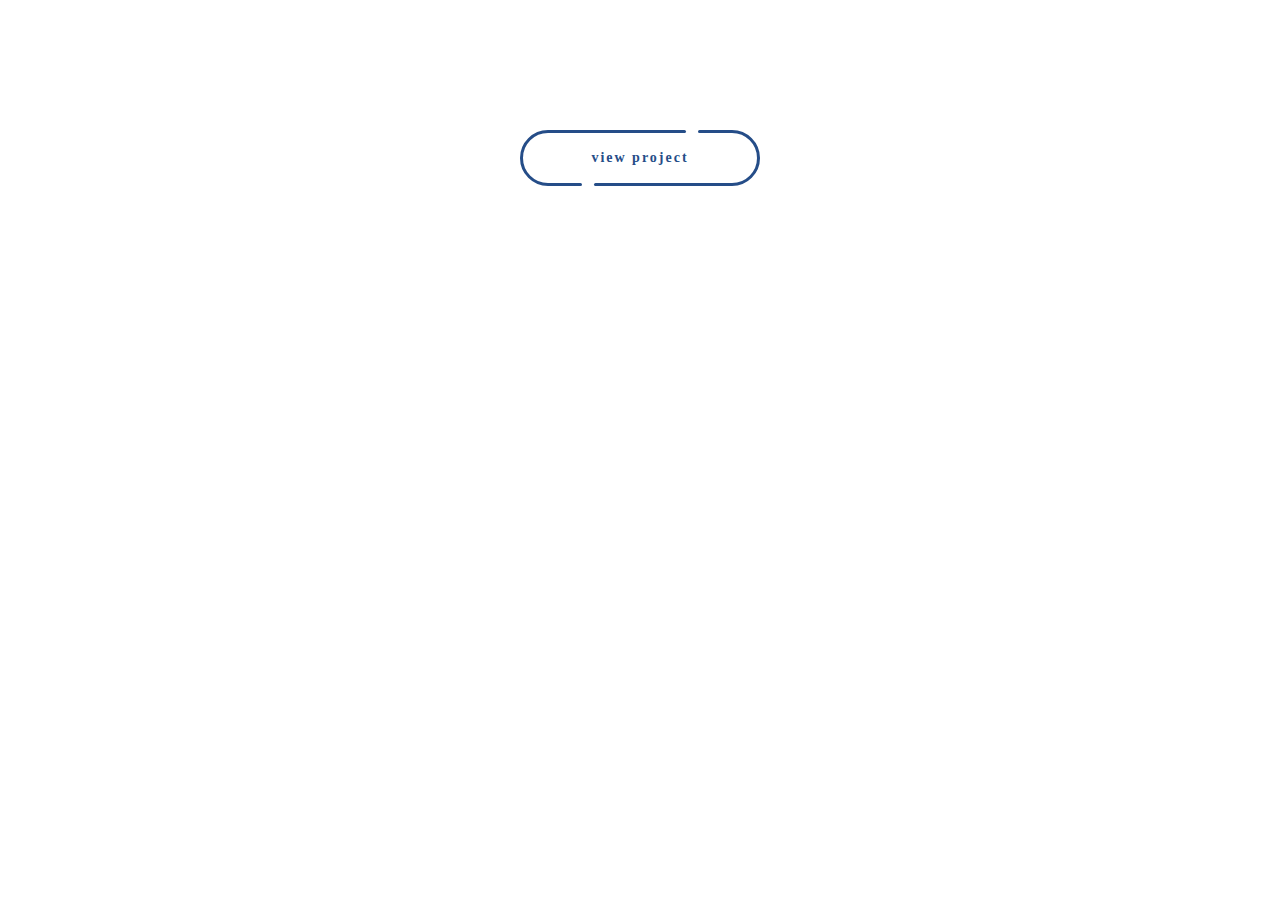
<file: button.html>
<!DOCTYPE html>
<html lang="en">
<head>
    <meta charset="UTF-8">
    <meta name="viewport" content="width=device-width, initial-scale=1.0">
    <title>Document</title>
</head>
<style>
    :root{
    /* color type A */
    --line_color : #254D88 ;
    --back_color :#8DD3C3 ;

    /* color type B */
    /* --line_color : #1b1919 ;
    --back_color : #E9ECFF  ; */

    /* color type C */
    /* --line_color : #00135C ;
    --back_color : #DEFFFA  ; */
}

.button{
    position : relative ;
    z-index : 0 ;
    width : 240px ;
    height : 56px ;
    text-decoration : none ;
    font-size : 14px ; 
    font-weight : bold ;
    color : var(--line_color) ;
    letter-spacing : 2px ;
    transition : all .3s ease ;
}
.button__text{
    display : flex ;
    justify-content : center ;
    align-items : center ;
    width : 100% ;
    height : 100% ;
}
.button::before,
.button::after,
.button__text::before,
.button__text::after{
    content : '' ;
    position : absolute ;
    height : 3px ;
    border-radius : 2px ;
    background : var(--line_color) ;
    transition : all .5s ease ;
}
.button::before{
    top : 0 ;
    left : 54px ;
    width : calc( 100% - 56px * 2 - 16px ) ;
}
.button::after{
    top : 0 ;
    right : 54px ;
    width : 8px ;
}
.button__text::before{
    bottom : 0 ;
    right : 54px ;
    width : calc( 100% - 56px * 2 - 16px ) ;
}
.button__text::after{
    bottom : 0 ;
    left : 54px ;
    width : 8px ;
}
.button__line{
    position : absolute ;
    top : 0 ;
    width : 56px ;
    height : 100% ;
    overflow : hidden ;
}
.button__line::before{
    content : '' ;
    position : absolute ;
    top : 0 ;
    width : 150% ;
    height : 100% ;
    box-sizing : border-box ;
    border-radius : 300px ;
    border : solid 3px var(--line_color) ;
}
.button__line:nth-child(1),
.button__line:nth-child(1)::before{
    left : 0 ;
}
.button__line:nth-child(2),
.button__line:nth-child(2)::before{
    right : 0 ;
}
.button:hover{
    letter-spacing : 6px ;
}
.button:hover::before,
.button:hover .button__text::before{
    width : 8px ;
}
.button:hover::after,
.button:hover .button__text::after{
    width : calc( 100% - 56px * 2 - 16px ) ;
}
.button__drow1,
.button__drow2{
    position : absolute ;
    z-index : -1 ;
    border-radius : 16px ;
    transform-origin : 16px 16px ;
}
.button__drow1{
    top : -16px ;
    left : 40px ;
    width : 32px ;
    height : 0;
    transform : rotate( 30deg ) ;
}
.button__drow2{
    top : 44px ;
    left : 77px ;
    width : 32px ;
    height : 0 ;
    transform : rotate(-127deg ) ;
}
.button__drow1::before,
.button__drow1::after,
.button__drow2::before,
.button__drow2::after{
    content : '' ;
    position : absolute ;
}
.button__drow1::before{
    bottom : 0 ;
    left : 0 ;
    width : 0 ;
    height : 32px ;
    border-radius : 16px ;
    transform-origin : 16px 16px ;
    transform : rotate( -60deg ) ;
}
.button__drow1::after{
    top : -10px ;
    left : 45px ;
    width : 0 ;
    height : 32px ;
    border-radius : 16px ;
    transform-origin : 16px 16px ;
    transform : rotate( 69deg ) ;
}
.button__drow2::before{
    bottom : 0 ;
    left : 0 ;
    width : 0 ;
    height : 32px ;
    border-radius : 16px ;
    transform-origin : 16px 16px ;
    transform : rotate( -146deg ) ;
}
.button__drow2::after{
    bottom : 26px ;
    left : -40px ;
    width : 0 ;
    height : 32px ;
    border-radius : 16px ;
    transform-origin : 16px 16px ;
    transform : rotate( -262deg ) ;
}
.button__drow1,
.button__drow1::before,
.button__drow1::after,
.button__drow2,
.button__drow2::before,
.button__drow2::after{
    background : var( --back_color ) ;
}
.button:hover .button__drow1{
    animation : drow1 ease-in .06s ;
    animation-fill-mode : forwards ;
}
.button:hover .button__drow1::before{
    animation : drow2 linear .08s .06s ;
    animation-fill-mode : forwards ;
}
.button:hover .button__drow1::after{
    animation : drow3 linear .03s .14s ;
    animation-fill-mode : forwards ;
}
.button:hover .button__drow2{
    animation : drow4 linear .06s .2s ;
    animation-fill-mode : forwards ;
}
.button:hover .button__drow2::before{
    animation : drow3 linear .03s .26s ;
    animation-fill-mode : forwards ;
}
.button:hover .button__drow2::after{
    animation : drow5 linear .06s .32s ;
    animation-fill-mode : forwards ;
}
@keyframes drow1{
    0%   { height : 0 ; }
    100% { height : 100px ; }
}
@keyframes drow2{
    0%   { width : 0 ; opacity : 0 ;}
    10%  { opacity : 0 ;}
    11%  { opacity : 1 ;}
    100% { width : 120px ; }
}
@keyframes drow3{
    0%   { width : 0 ; }
    100% { width : 80px ; }
}
@keyframes drow4{
    0%   { height : 0 ; }
    100% { height : 120px ; }
}
@keyframes drow5{
    0%   { width : 0 ; }
    100% { width : 124px ; }
}






/* 本体には関係ないスタイル */
.container{
    width : 100% ;
    height : 300px ;
    display : flex ;
    flex-direction : column ;
    justify-content : center ;
    align-items : center ;
}
</style>
<body>
    <div class="container">

        <a href="#" class="button">
          <div class="button__line"></div>
          <div class="button__line"></div>
          <span class="button__text">view project</span>
          <div class="button__drow1"></div>
          <div class="button__drow2"></div>
        </a>
      
      </div>
    
</body>
</html>
</file>
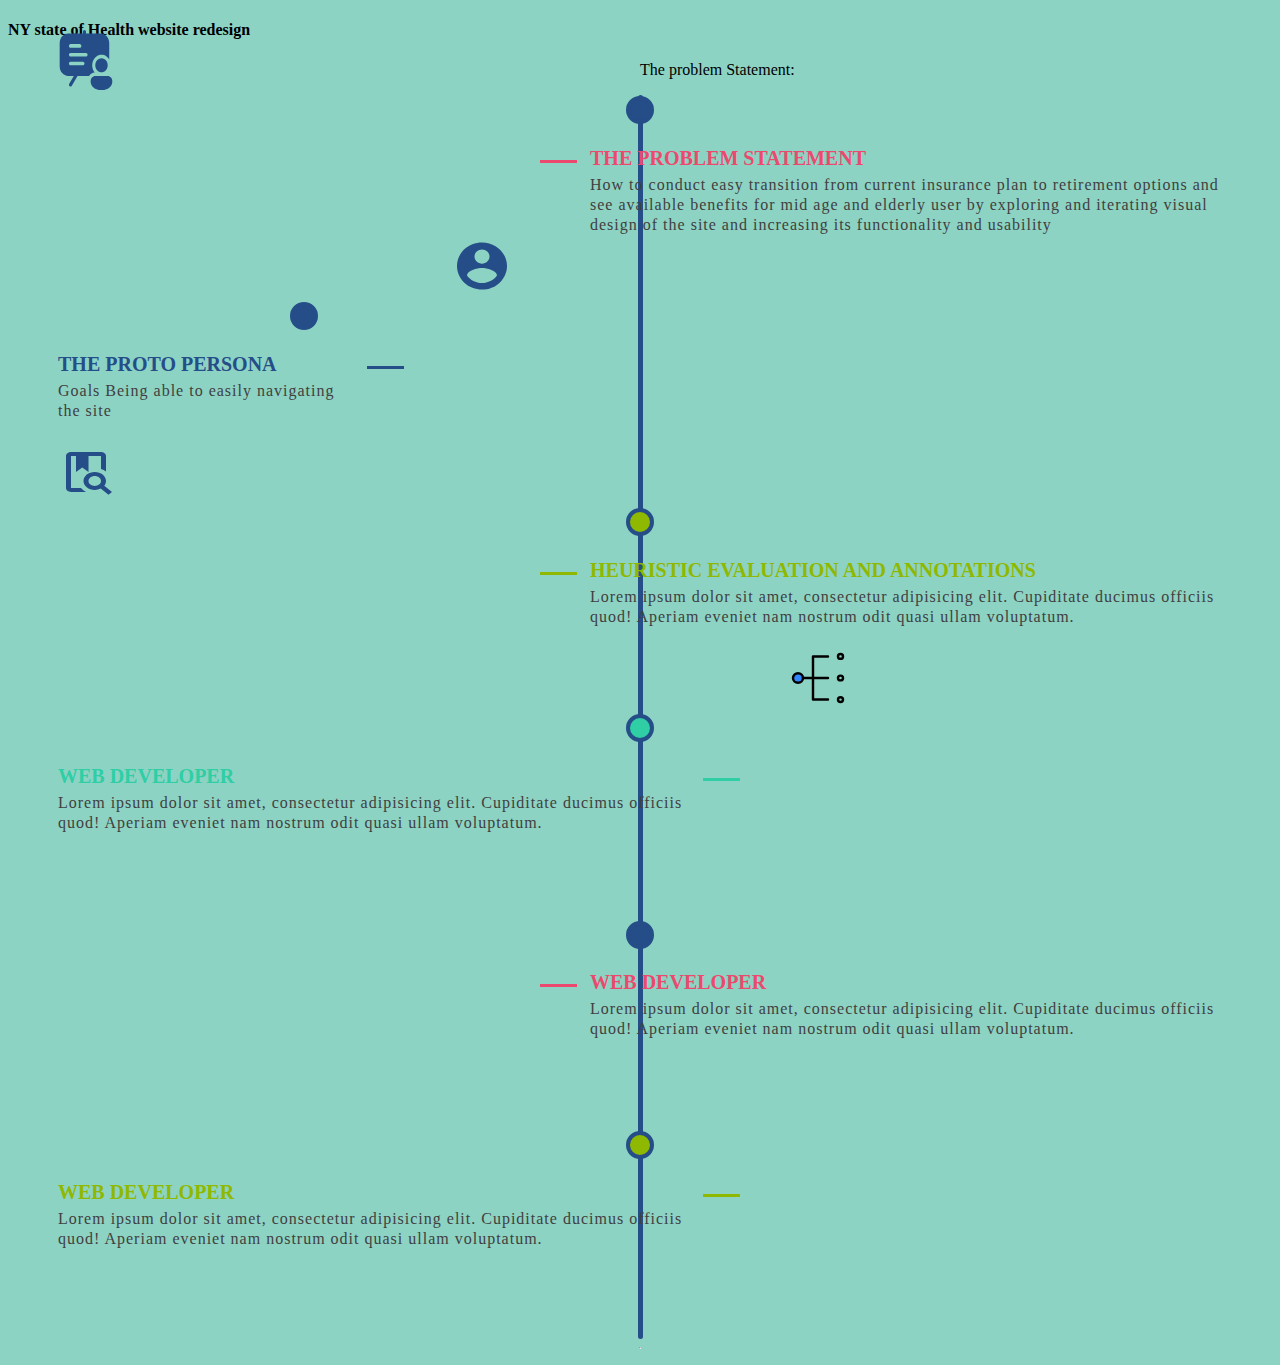
<file: casetest 2.html>
<!DOCTYPE html>
<html lang="en">
    <head>
        <title>Accordion</title>
        <meta charset="utf-8">
        <meta name="viewport" content="width=device-width, initial-scale=1">
        <link rel="stylesheet" href="https://use.fontawesome.com/releases/v5.2.0/css/all.css" integrity="sha384-hWVjflwFxL6sNzntih27bfxkr27PmbbK/iSvJ+a4+0owXq79v+lsFkW54bOGbiDQ" crossorigin="anonymous">
        <link rel="stylesheet" href="./test.css">
    </head>
    <body>
        <div class="container">
            <h4>NY state of Health website redesign</h4>
            <div class="row">
                <div class="col-md-12">
                    <p id="theProblemStatement">The problem Statement:</p>
                    <div class="main-timeline">
                        <a href="#" class="timeline">
                            <div class="timeline-icon"><img class="problemstat" src="./mediaCase/problemstat.svg"></div>
                            <div class="timeline-content">
                                <h3 class="title">The Problem statement</h3>
                                <p class="description">
                                    How to conduct easy transition from current insurance plan to retirement options and see available benefits for mid age and elderly user by exploring and iterating visual design of the site and increasing its functionality and usability                                </p>
                            </div>
                        </a>
                        <a href="#" class="timeline">
                            <div class="timeline-icon"><img class="protopersona" src="./mediaCase/protoperson.svg"></div>
                            <div class="timeline-content">
                                <h3 class="title">The proto persona</h3>
                                <p class="description">
                                    Goals
                                    Being able to easily navigating the site 
                                </p>
                            </div>
                        </a>
                        <a href="#" class="timeline">
                            <div class="timeline-icon"><img class="heuristic" src="./mediaCase/heuristic.svg"></div>
                            <div class="timeline-content">
                                <h3 class="title">Heuristic evaluation and  annotations</h3>
                                <p class="description">
                                    Lorem ipsum dolor sit amet, consectetur adipisicing elit. Cupiditate ducimus officiis quod! Aperiam eveniet nam nostrum odit quasi ullam voluptatum.
                                </p>
                            </div>
                        </a>
                        <a href="#" class="timeline">
                            <div class="timeline-icon"><img class="sitemap" src="./mediaCase/sitemap.svg"></div>
                            <div class="timeline-content">
                                <h3 class="title">Web Developer</h3>
                                <p class="description">
                                    Lorem ipsum dolor sit amet, consectetur adipisicing elit. Cupiditate ducimus officiis quod! Aperiam eveniet nam nostrum odit quasi ullam voluptatum.
                                </p>
                            </div>
                        </a>
                        <a href="#" class="timeline">
                            <div class="timeline-icon"><i class="fa fa-mobile"></i></div>
                            <div class="timeline-content">
                                <h3 class="title">Web Developer</h3>
                                <p class="description">
                                    Lorem ipsum dolor sit amet, consectetur adipisicing elit. Cupiditate ducimus officiis quod! Aperiam eveniet nam nostrum odit quasi ullam voluptatum.
                    </div>
                    <a href="#" class="timeline">
                        <div class="timeline-icon"><i class="fa fa-mobile"></i></div>
                        <div class="timeline-content">
                            <h3 class="title">Web Developer</h3>
                            <p class="description">
                                Lorem ipsum dolor sit amet, consectetur adipisicing elit. Cupiditate ducimus officiis quod! Aperiam eveniet nam nostrum odit quasi ullam voluptatum.
                </div>
            </div>
        </div>
        <hr>
    </body>
    </html>
</file>
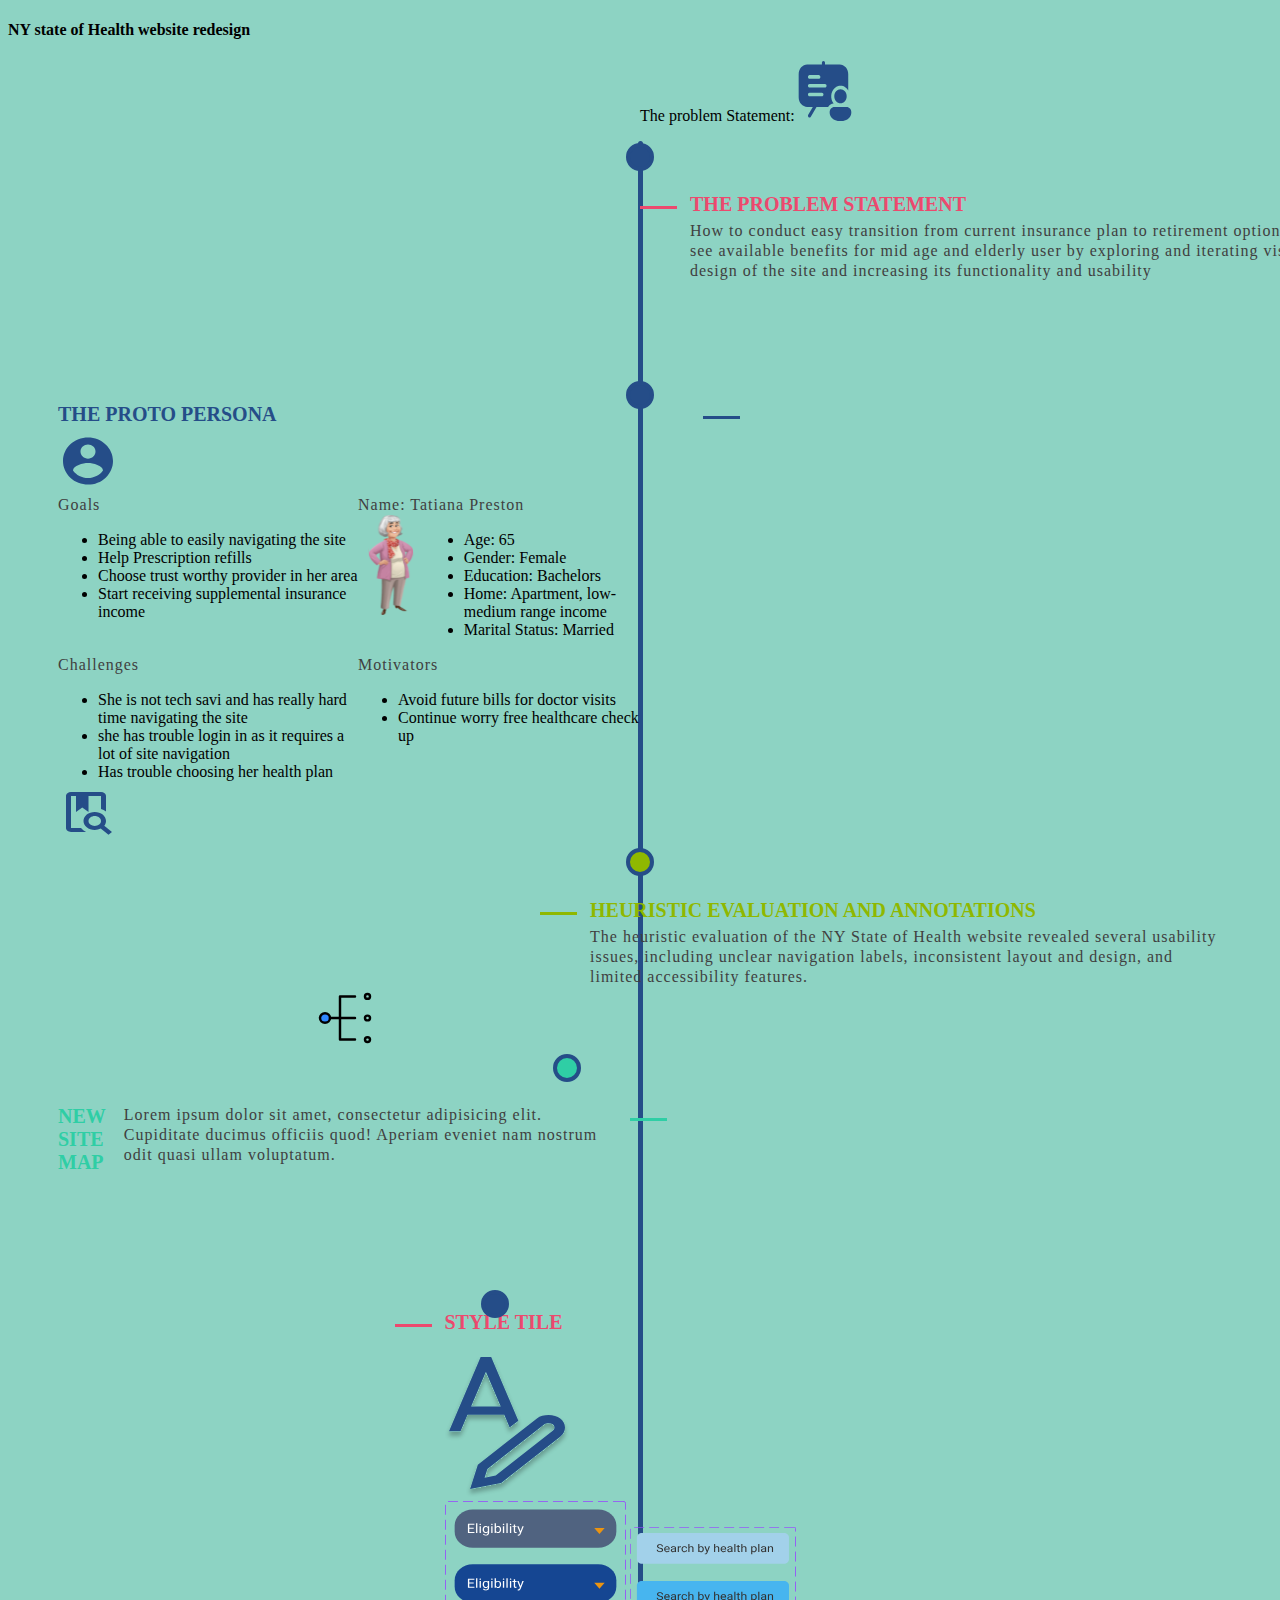
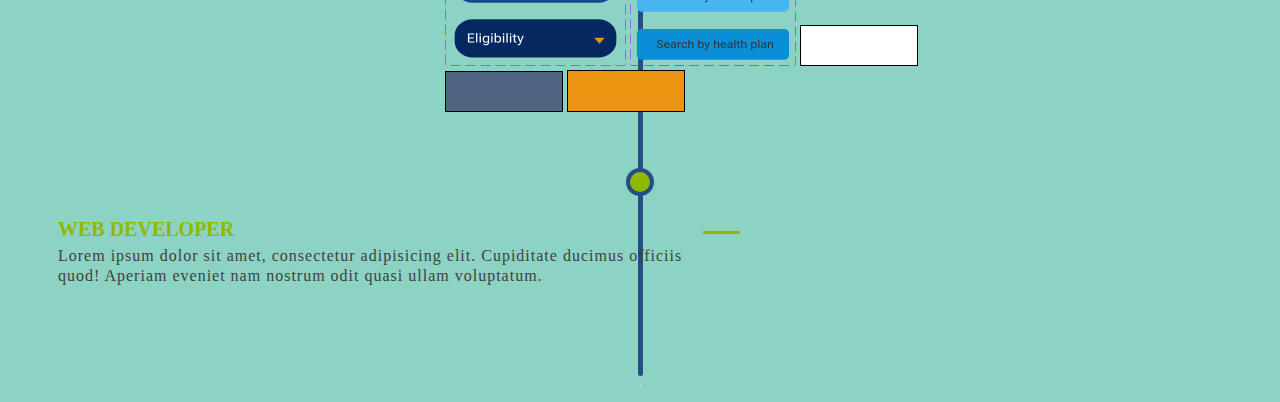
<file: casetest.html>
<!DOCTYPE html>
<html lang="en">
    <head>
        <title>Accordion</title>
        <meta charset="utf-8">
        <meta name="viewport" content="width=device-width, initial-scale=1">
        <link rel="stylesheet" href="https://use.fontawesome.com/releases/v5.2.0/css/all.css" integrity="sha384-hWVjflwFxL6sNzntih27bfxkr27PmbbK/iSvJ+a4+0owXq79v+lsFkW54bOGbiDQ" crossorigin="anonymous">
        <link rel="stylesheet" href="./test.css">
    </head>
    <body>
        <div class="container">
            <h4>NY state of Health website redesign</h4>
            <div class="row">
                <div class="col-md-12">
                    <p id="theProblemStatement">The problem Statement:<img class="problemstat" src="./mediaCase/problemstat.svg"></p>
                    <div class="main-timeline">
                        <a href="#" class="timeline">
                            <div class="timeline-icon"></div>
                            <div class="timeline-content Problemstatement">
                                <h3 class="title">The Problem statement</h3>
                                <p class="description">
                                    How to conduct easy transition from current insurance plan to retirement options and see available benefits for mid age and elderly user by exploring and iterating visual design of the site and increasing its functionality and usability                                </p>
                            </div>
                        </a>
                        <div class="timeline">
                            
                            <div class="timeline-icon"></div>
                            <div class="timeline-content">
                                <h3 class="title">The proto persona</h3>
                                <img class="protopersona" src="./mediaCase/protoperson.svg">
                                <section id="Protopersonasection">
                                <article class="PersonCard">
                                <p class="description">
                                    Goals
                                </p>
                                <ul>
                                    <li>Being able to easily navigating the site </li>
                                    <li>Help  Prescription refills</li>
                                    <li>Choose trust worthy provider in her area</li>
                                    <li>Start receiving supplemental insurance income</li>
                                </ul>
                            </article>
                            <article class="PersonCard">
                                <p class="description">
                                    Name: Tatiana  Preston
                                </p>
                                <div id="ProtoImageContainer">
                                    <img id="ProtoPersonImage1" src="./mediaCase/ProtoAnimation.svg"alt="ProtoAnimation">
                                    <ul>
                                    <li>Age: 65 </li>
                                    <li>Gender: Female</li>
                                    <li>Education: Bachelors</li>
                                    <li>Home: Apartment, low-medium range income</li>
                                    <li>Marital Status: Married</li>
                                </ul>
                            </div>
                            </article>
                            <article class="PersonCard">
                                <p class="description">
                                    Challenges
                                </p>
                                <ul>
                                    <li>She is not tech savi and has really hard time navigating the site </li>
                                    <li>she has trouble login in as it requires a lot of site navigation</li>
                                    <li>Has trouble choosing her health plan</li>
                                </ul>
                            </article>
                            <article class="PersonCard">
                                <p class="description">
                                    Motivators
                                </p>
                                <ul>
                                    <li>Avoid future bills for doctor visits</li>
                                    <li>Continue worry free healthcare check up</li>
                                </ul>
                            </article>
                            </section>
                            </div>
                            
                        </div>
                        <a href="#" class="timeline">
                            <div class="timeline-icon"><img class="heuristic" src="./mediaCase/heuristic.svg"></div>
                            <div class="timeline-content">
                                <h3 class="title">Heuristic evaluation and  annotations</h3>
                                <p class="description">
                                    The heuristic evaluation of the NY State of Health website revealed several usability issues, including unclear navigation labels, inconsistent layout and design, and limited accessibility features.
                                </p>
                            </div>
                        </a>
                        <a href="#" class="timeline">
                            <div class="timeline-icon"><img class="sitemap" src="./mediaCase/sitemap.svg"></div>
                            <div id= "styleGuide"
                            class="timeline-content">
                                <h3 class="title">New site map</h3>
                                <p class="description">
                                    Lorem ipsum dolor sit amet, consectetur adipisicing elit. Cupiditate ducimus officiis quod! Aperiam eveniet nam nostrum odit quasi ullam voluptatum.
                                </p>
                            </div>
                        </a>
                        <a href="#" class="timeline">
                            <div class="timeline-icon"></i></div>
                            <div class="timeline-content">
                                <h3 class="title">Style tile</h3>
                                <p class="description">

                                    </p>
                                    <div id="StyleGuide">
                                    <img class="StyleTile" src="./mediaCase/Vector (7).svg">
                                     </div>   
                                     <div id="elements">
                                    <img id= "FrameButton" src="./mediaCase/FrameText.svg" alt="">
                                    <img id="SearchPlan" src="./mediaCase/Searchplan 1.svg">
                                    <img id="Color2" src="./mediaCase/Color2.svg">
                                    <img id="Color3" src="./mediaCase/color3.svg">
                                    <img id="Color4" src="./mediaCase/color4.svg">
                                    </div>
                    </div>
                    <a href="#" class="timeline">
                        <div class="timeline-icon"><i class="EarlyPrototyping"></i></div>
                        <div class="timeline-content">
                            <h3 class="title">Web Developer</h3>
                            <p class="description">
                                Lorem ipsum dolor sit amet, consectetur adipisicing elit. Cupiditate ducimus officiis quod! Aperiam eveniet nam nostrum odit quasi ullam voluptatum.
                            </p>
                </div>
            </div>
        </div>
        <hr>
    </body>
    </html>
</file>
<file: test.css>
:root {
    --background: #8DD3C3;

}
body {
    background-color: #8DD3C3;
}
.problemstat {
    height: 60px;
    width: 60px;
}

.protopersona {
    height: 60px;
    width: 60px;
}
#ProtoImageContainer {
    display: flex;
    flex-direction: row;
}
#ProtoPersonImage1 {
    height: 100px;
    width: 100px;
}
.PersonCard {
    width: 300px;
}
#Protopersonasection {
    display: flex;
    flex-wrap: wrap;
}

.heuristic {
    height: 60px;
    width: 60px;
}
.sitemap {
    height: 60px;
    width: 60px;
}
.timeline {
    display: flex;
}
.a {
    text-decoration:none
}
.h4 {
    text-align:center;margin:30px 0;color:#444;

}
.main-timeline {
    position:relative
}
#theProblemStatement {
margin-left: 50%;
}
.main-timeline:before { 
    content:"";
    width:5px;
    height:100%;
    border-radius:20px;
    margin:0 auto;
    background:#254D88;
    position:absolute;
    top:0;
    left:0;
    right:0
}
.Problemstatement {
    left: 100px;
}
.main-timeline .timeline {
    display:inline-block;
    margin-bottom:50px;
    position:relative
}
.main-timeline .timeline:before {
    content:"";
    width:20px;
    height:20px;
    border-radius:50%;
    border:4px solid #254D88;
    background:#254D88;
    position:absolute;
    top:10%;
    left:50%;
    z-index:1;
    transform:translate(-50%,-50%)
}
.main-timeline .timeline-icon { 
    display:inline-block;
    width:130px;
    height:130px;
    border-radius:50%;
    padding:13px;
    text-align:center;
    top:50%;
    left:60%;
    transform:translateY(-50%);
    margin-right: -80%;
    
    
}
.main-timeline .timeline-icon i {
     display:block;
     border-radius:50%;
     background:#ec496e;
     font-size:64px;
     color:#fff;
     line-height:100px;
     z-index:1;
     position:relative
}

#styleGuide {
    display: flex;
    margin-right: -400px;
}

.main-timeline .timeline-content { 
    width:50%;padding:0 50px;margin:52px 0 0;float:right;position:relative;
}
.main-timeline .timeline-content:before { 
    content:"";
    width:70%;
    height:100%;
    position:absolute;
    bottom:-13px;
    left:35px 
}
.main-timeline .timeline-content:after { 
    content:"";
    width:37px;
    height:3px;
    background:#ec496e;
    position:absolute;
    top:13px;
    left:0
}
.main-timeline .title {
    font-size:20px;
    font-weight:600;
    color:#ec496e;
    text-transform:uppercase;
    margin:0 0 5px 
}
.main-timeline .description { 
    display:inline-block;
    font-size:16px;
    color:#404040;
    line-height:20px;
    letter-spacing:1px;
    margin:0 
}
.main-timeline .timeline:nth-child(even) .timeline-icon { 
    left:auto;
    right:30%
}

.main-timeline .timeline:nth-child(even) .timeline-icon:before { 
    right:auto;
    left:-100px
}
.main-timeline .timeline:nth-child(even) .timeline-icon:after {
    right:auto;left:-30px
}
.main-timeline .timeline:nth-child(even) .timeline-content { 
    float:left
}
.main-timeline .timeline:nth-child(even) .timeline-content:before { 
    left:auto;
    right:35px;
    transform:rotateY(180deg) 
}
.main-timeline .timeline:nth-child(even) .timeline-content:after { 
    left:auto;
    right:0
}
.main-timeline .timeline:nth-child(2n) .timeline-content:after,.main-timeline .timeline:nth-child(2n) .timeline-icon i,.main-timeline .timeline:nth-child(2n) .timeline-icon:before,.main-timeline .timeline:nth-child(2n):before {
    background:#254D88;
}
.main-timeline .timeline:nth-child(2n) .timeline-icon { 
    border-color:#254D88;
}
.main-timeline .timeline:nth-child(2n) .title { 
    color:#254D88;
}
.main-timeline .timeline:nth-child(2n) .timeline-content:before { 
    border-bottom-color:#254D88
}
.main-timeline .timeline:nth-child(3n) .timeline-content:after,.main-timeline .timeline:nth-child(3n) .timeline-icon i,.main-timeline .timeline:nth-child(3n) .timeline-icon:before,.main-timeline .timeline:nth-child(3n):before { 
    background:#8fb800
}
.main-timeline .timeline:nth-child(3n) .timeline-icon { 
    border-color:#8fb800 
}
.main-timeline .timeline:nth-child(3n) .title {
     color:#8fb800
    }
.main-timeline .timeline:nth-child(3n) .timeline-content:before {
    border-bottom-color:#8fb800
}
.main-timeline .timeline:nth-child(4n) .timeline-content:after,.main-timeline .timeline:nth-child(4n) .timeline-icon i,.main-timeline .timeline:nth-child(4n) .timeline-icon:before,.main-timeline .timeline:nth-child(4n):before { 
    background:#2fcea5
}
.main-timeline .timeline:nth-child(4n) .timeline-icon { 
    border-color:#2fcea5
}
.main-timeline .timeline:nth-child(4n) .title { 
    color:#2fcea5
}
.main-timeline .timeline:nth-child(4n) .timeline-content:before { 
    border-left-color:#2fcea5;
    border-bottom-color:#2fcea5
}

@media only screen and (max-width:1200px) { 
.main-timeline .timeline-icon:before {
    width:50px;
    right:-50px
}
.main-timeline .timeline:nth-child(even) .timeline-icon:before{
    right:auto;
    left:-50px}
.main-timeline .timeline-content{
    margin-top:75px}
}
@media only screen and (max-width:990px) { 
    .main-timeline .timeline { 
        margin:0 0 10px
    }
.main-timeline .timeline-icon { 
    left:25%
}
.main-timeline .timeline:nth-child(even) .timeline-icon { 
    right:25%
}
.main-timeline .timeline-content{margin-top:115px}
}
@media only screen and (max-width:767px) { 
    .main-timeline { 
        padding-top:50px
    }
.main-timeline:before {
    left:80px;
    right:0;
    margin:0
}
.main-timeline .timeline { 
    margin-bottom:70px
}
.main-timeline .timeline:before { 
    top:0;left:83px;right:0;margin:0 
}
.main-timeline .timeline-icon { 
    width:60px;
    height:60px;
    line-height:40px;
    padding:5px;
    top:0;
    left:0
}
.main-timeline .timeline:nth-child(even) .timeline-icon {
    left:0;right:auto
}
.main-timeline .timeline-icon:before,.main-timeline .timeline:nth-child(even) .timeline-icon:before { 
    width:25px;
    left:auto;
    right:-25px
}
.main-timeline .timeline-icon:after,.main-timeline .timeline:nth-child(even) .timeline-icon:after {
    width:25px;
    height:30px;
    top:44px;
    left:auto;
    right:-5px
}
.main-timeline .timeline-icon i { 
    font-size:30px;
    line-height:45px
}
.main-timeline .timeline-content,.main-timeline .timeline:nth-child(even) .timeline-content { 
    width:100%;
    margin-top:-15px;
    padding-left:130px;
    padding-right:5px 
}
.main-timeline .timeline:nth-child(even) .timeline-content {
    float:right
}
.main-timeline .timeline-content:before,.main-timeline .timeline:nth-child(even) .timeline-content:before { 
    width:50%;left:120px 
}
.main-timeline .timeline:nth-child(even) .timeline-content:before {
right:auto;transform:rotateY(0)
}
.main-timeline .timeline-content:after,.main-timeline .timeline:nth-child(even) .timeline-content:after {
    left:85px
}
}
@media only screen and (max-width:479px){.main-timeline .timeline-content,.main-timeline .timeline:nth-child(2n) .timeline-content {
     padding-left:110px;
    }
.main-timeline .timeline-content:before,.main-timeline .timeline:nth-child(2n) .timeline-content:before {
    left:99px
}
.main-timeline .timeline-content:after,.main-timeline .timeline:nth-child(2n) .timeline-content:after { 
    left:65px
}
}
</file>
